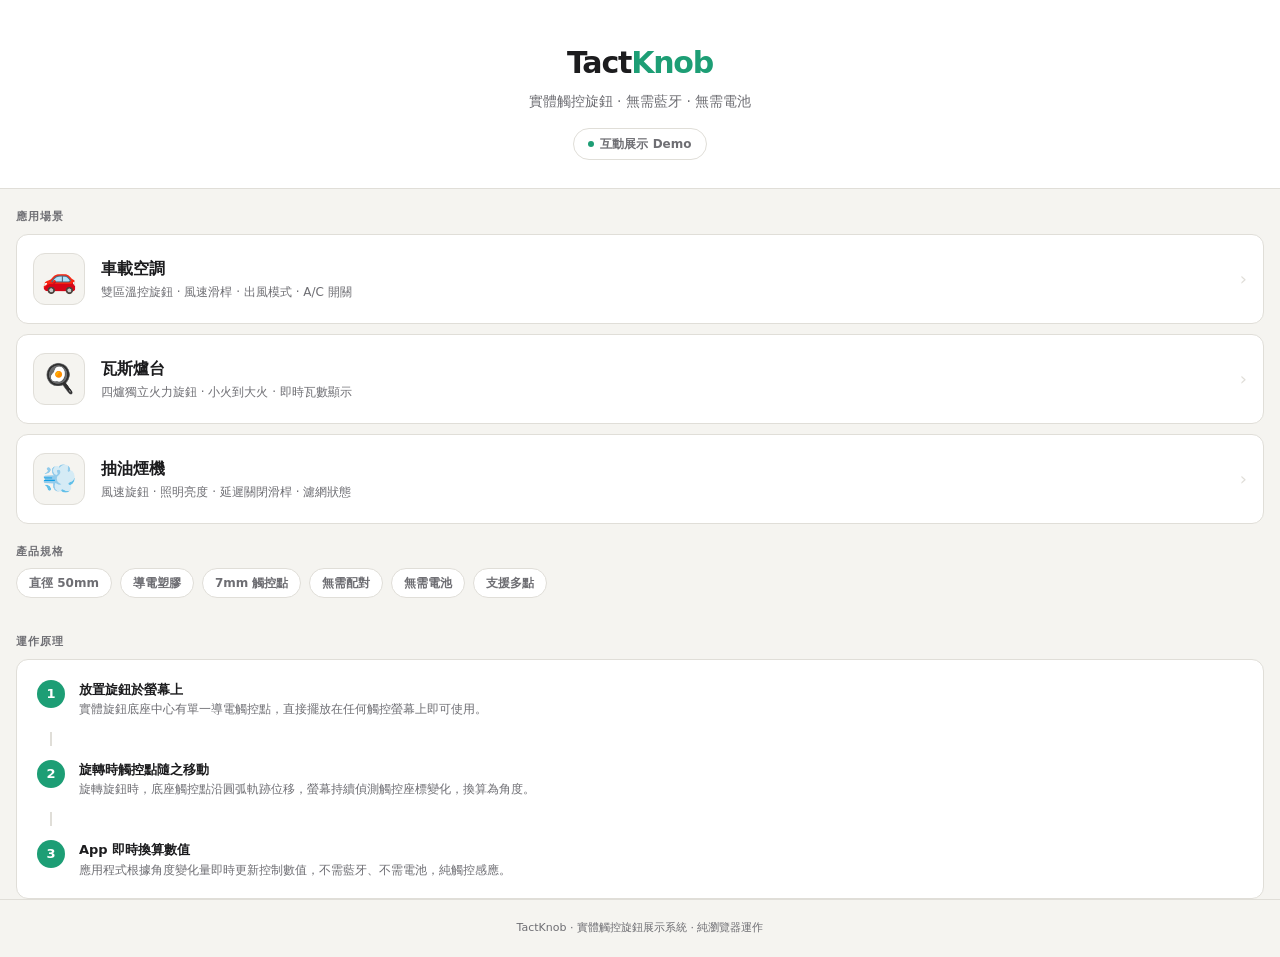
<file: index.html>
<!DOCTYPE html>
<html lang="zh-TW">
<head>
  <meta charset="UTF-8">
  <meta name="viewport" content="width=device-width, initial-scale=1.0, maximum-scale=1.0, user-scalable=no">
  <title>TactKnob — 實體觸控旋鈕展示</title>
  <link rel="stylesheet" href="css/style.css">
  <style>
    body {
      min-height: 100dvh;
      display: flex;
      flex-direction: column;
    }

    /* ── Hero ── */
    .hero {
      padding: 40px 24px 28px;
      text-align: center;
      background: var(--surface);
      border-bottom: 1px solid var(--border);
    }

    .brand {
      font-size: 30px;
      font-weight: 800;
      letter-spacing: -0.04em;
      color: var(--text);
    }

    .brand span {
      color: var(--accent);
    }

    .tagline {
      font-size: 14px;
      color: var(--text-2);
      margin-top: 6px;
      font-weight: 500;
    }

    .hero-badge {
      display: inline-flex;
      align-items: center;
      gap: 6px;
      margin-top: 16px;
      padding: 6px 14px;
      border: 1px solid var(--border);
      border-radius: 20px;
      font-size: 12px;
      font-weight: 600;
      color: var(--text-2);
    }

    .hero-badge .dot { width: 6px; height: 6px; border-radius: 50%; background: var(--accent); }

    /* ── Section heading ── */
    .section-heading {
      font-size: 11px;
      font-weight: 700;
      letter-spacing: 0.1em;
      text-transform: uppercase;
      color: var(--text-2);
      padding: 20px 16px 8px;
    }

    /* ── Scene cards ── */
    .scene-list {
      display: flex;
      flex-direction: column;
      gap: 10px;
      padding: 0 16px;
    }

    .scene-card {
      display: flex;
      align-items: center;
      gap: 16px;
      padding: 18px 16px;
      background: var(--surface);
      border: 1px solid var(--border);
      border-radius: var(--radius-card);
      text-decoration: none;
      color: var(--text);
      transition: border-color 0.15s, background 0.15s;
      touch-action: manipulation;
    }

    .scene-card:active {
      background: #EEEDEA;
      border-color: #C8C6C0;
    }

    .scene-icon {
      width: 52px;
      height: 52px;
      border-radius: 12px;
      background: var(--bg);
      display: flex;
      align-items: center;
      justify-content: center;
      font-size: 28px;
      flex-shrink: 0;
      border: 1px solid var(--border);
    }

    .scene-info { flex: 1; min-width: 0; }

    .scene-title {
      font-size: 16px;
      font-weight: 700;
    }

    .scene-desc {
      font-size: 12px;
      color: var(--text-2);
      margin-top: 3px;
      line-height: 1.4;
    }

    .scene-arrow {
      font-size: 18px;
      color: var(--border);
      flex-shrink: 0;
    }

    /* ── How it works ── */
    .how-section {
      margin: 0 16px;
      padding: 20px;
      background: var(--surface);
      border: 1px solid var(--border);
      border-radius: var(--radius-card);
    }

    .how-title {
      font-size: 14px;
      font-weight: 700;
      margin-bottom: 16px;
      color: var(--text);
    }

    .steps {
      display: flex;
      flex-direction: column;
      gap: 14px;
    }

    .step {
      display: flex;
      gap: 14px;
      align-items: flex-start;
    }

    .step-num {
      width: 28px;
      height: 28px;
      border-radius: 50%;
      background: var(--accent);
      color: #fff;
      font-size: 13px;
      font-weight: 800;
      display: flex;
      align-items: center;
      justify-content: center;
      flex-shrink: 0;
    }

    .step-content { flex: 1; }
    .step-title { font-size: 13px; font-weight: 700; }
    .step-desc  { font-size: 12px; color: var(--text-2); margin-top: 2px; line-height: 1.4; }

    .step-connector {
      width: 2px;
      height: 14px;
      background: var(--border);
      margin-left: 13px;
    }

    /* ── Spec chips ── */
    .spec-row {
      display: flex;
      flex-wrap: wrap;
      gap: 8px;
      padding: 0 16px 16px;
    }

    .spec-chip {
      padding: 5px 12px;
      border: 1px solid var(--border);
      border-radius: 20px;
      font-size: 12px;
      font-weight: 600;
      color: var(--text-2);
      background: var(--surface);
    }

    /* ── Footer ── */
    footer {
      margin-top: auto;
      padding: 20px 16px;
      text-align: center;
      font-size: 11px;
      color: var(--text-2);
      border-top: 1px solid var(--border);
    }
  </style>
</head>
<body>

  <!-- Hero -->
  <div class="hero">
    <div class="brand">Tact<span>Knob</span></div>
    <div class="tagline">實體觸控旋鈕 · 無需藍牙 · 無需電池</div>
    <div class="hero-badge">
      <span class="dot"></span>
      互動展示 Demo
    </div>
  </div>

  <!-- Scene selection -->
  <div class="section-heading">應用場景</div>
  <div class="scene-list">

    <a class="scene-card" href="scenes/ac.html">
      <div class="scene-icon">🚗</div>
      <div class="scene-info">
        <div class="scene-title">車載空調</div>
        <div class="scene-desc">雙區溫控旋鈕 · 風速滑桿 · 出風模式 · A/C 開關</div>
      </div>
      <span class="scene-arrow">›</span>
    </a>

    <a class="scene-card" href="scenes/stove.html">
      <div class="scene-icon">🍳</div>
      <div class="scene-info">
        <div class="scene-title">瓦斯爐台</div>
        <div class="scene-desc">四爐獨立火力旋鈕 · 小火到大火 · 即時瓦數顯示</div>
      </div>
      <span class="scene-arrow">›</span>
    </a>

    <a class="scene-card" href="scenes/hood.html">
      <div class="scene-icon">💨</div>
      <div class="scene-info">
        <div class="scene-title">抽油煙機</div>
        <div class="scene-desc">風速旋鈕 · 照明亮度 · 延遲關閉滑桿 · 濾網狀態</div>
      </div>
      <span class="scene-arrow">›</span>
    </a>

  </div>

  <!-- Spec chips -->
  <div class="section-heading">產品規格</div>
  <div class="spec-row">
    <span class="spec-chip">直徑 50mm</span>
    <span class="spec-chip">導電塑膠</span>
    <span class="spec-chip">7mm 觸控點</span>
    <span class="spec-chip">無需配對</span>
    <span class="spec-chip">無需電池</span>
    <span class="spec-chip">支援多點</span>
  </div>

  <!-- How it works -->
  <div class="section-heading">運作原理</div>
  <div class="how-section">
    <div class="steps">

      <div class="step">
        <div class="step-num">1</div>
        <div class="step-content">
          <div class="step-title">放置旋鈕於螢幕上</div>
          <div class="step-desc">實體旋鈕底座中心有單一導電觸控點，直接擺放在任何觸控螢幕上即可使用。</div>
        </div>
      </div>

      <div class="step-connector"></div>

      <div class="step">
        <div class="step-num">2</div>
        <div class="step-content">
          <div class="step-title">旋轉時觸控點隨之移動</div>
          <div class="step-desc">旋轉旋鈕時，底座觸控點沿圓弧軌跡位移，螢幕持續偵測觸控座標變化，換算為角度。</div>
        </div>
      </div>

      <div class="step-connector"></div>

      <div class="step">
        <div class="step-num">3</div>
        <div class="step-content">
          <div class="step-title">App 即時換算數值</div>
          <div class="step-desc">應用程式根據角度變化量即時更新控制數值，不需藍牙、不需電池，純觸控感應。</div>
        </div>
      </div>

    </div>
  </div>

  <footer>
    TactKnob · 實體觸控旋鈕展示系統 · 純瀏覽器運作
  </footer>

</body>
</html>
</file>
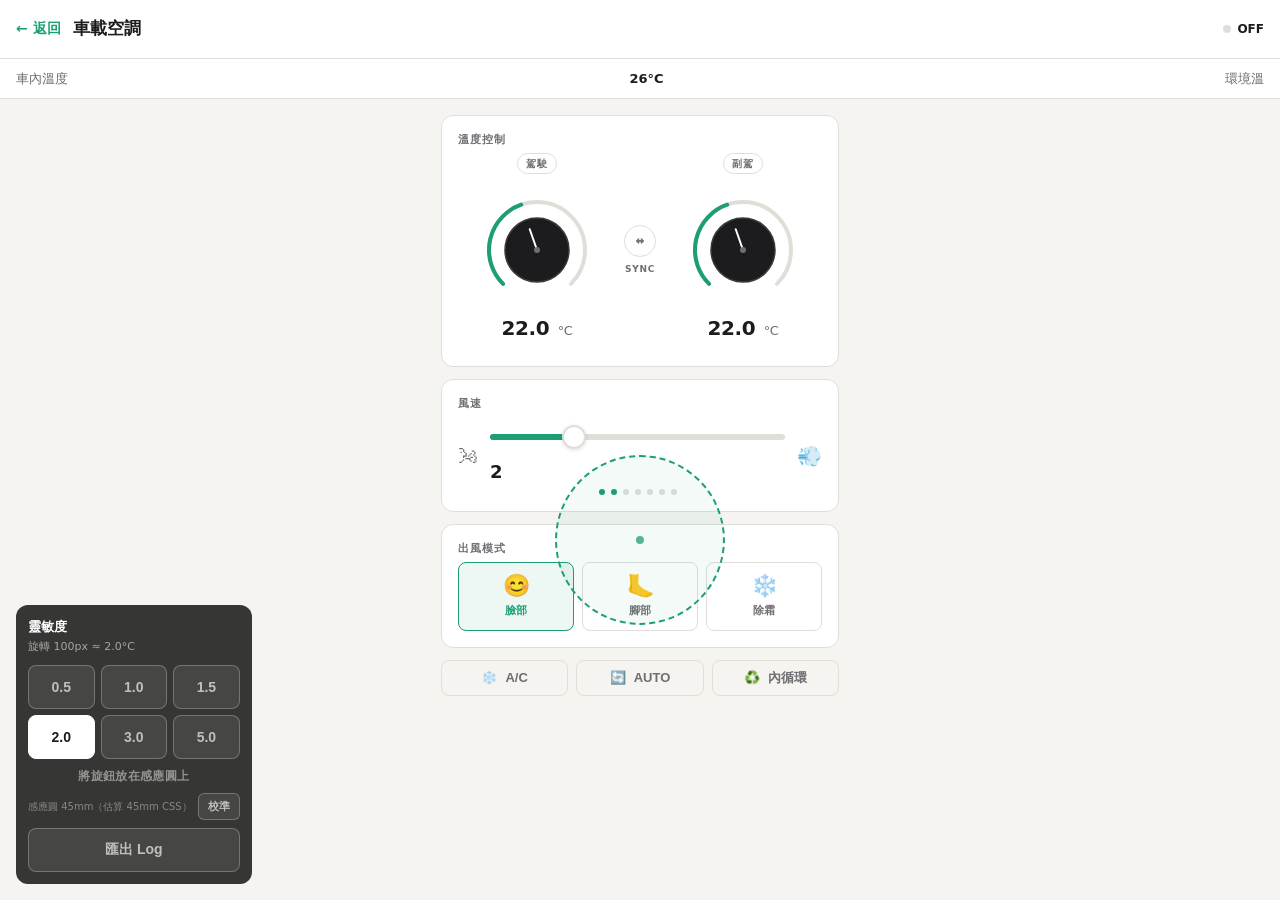
<file: scenes/ac.html>
<!DOCTYPE html>
<html lang="zh-TW">
<head>
  <meta charset="UTF-8">
  <meta name="viewport" content="width=device-width, initial-scale=1.0, maximum-scale=1.0, user-scalable=no">
  <title>車載空調 — TactKnob</title>
  <link rel="stylesheet" href="../css/style.css">
  <style>
    body { min-height: 100dvh; touch-action: none; }

    /* ── Ambient temp display ── */
    .ambient-bar {
      display: flex; align-items: center; justify-content: space-between;
      padding: 10px 16px;
      background: var(--surface); border-bottom: 1px solid var(--border);
      font-size: 13px; color: var(--text-2);
    }
    .ambient-bar strong { color: var(--text); font-weight: 700; }

    /* ── Dual knob row ── */
    .dual-knobs { display: grid; grid-template-columns: 1fr auto 1fr; gap: 0; align-items: center; }
    .zone-knob  { display: flex; flex-direction: column; align-items: center; }
    .zone-badge {
      font-size: 10px; font-weight: 700; letter-spacing: 0.1em; text-transform: uppercase;
      color: var(--text-2); padding: 2px 8px; border: 1px solid var(--border);
      border-radius: 20px; margin-bottom: 4px;
    }

    /* ── Sync button ── */
    .sync-col  { display: flex; flex-direction: column; align-items: center; gap: 6px; padding: 0 8px; }
    .sync-icon {
      width: 32px; height: 32px; border-radius: 50%; border: 1.5px solid var(--border);
      display: flex; align-items: center; justify-content: center;
      cursor: pointer; touch-action: manipulation; transition: all 0.15s; background: var(--surface);
    }
    .sync-icon.active { background: var(--accent); border-color: var(--accent); }
    .sync-icon svg    { width: 16px; height: 16px; }
    .sync-icon.active svg path { stroke: #fff; }
    .sync-label { font-size: 9px; font-weight: 700; letter-spacing: 0.08em; text-transform: uppercase; color: var(--text-2); }

    /* ── Fan speed ── */
    .fan-row { display: flex; align-items: center; gap: 12px; }
    .fan-icon { font-size: 20px; color: var(--text-2); }
    .fan-slider-wrap { flex: 1; }
    .fan-dots { display: flex; gap: 6px; justify-content: center; margin-top: 4px; }
    .fan-dot  { width: 6px; height: 6px; border-radius: 50%; background: var(--border); transition: background 0.15s; }
    .fan-dot.active { background: var(--accent); }

    /* ── Mode buttons ── */
    .mode-grid { display: grid; grid-template-columns: repeat(3, 1fr); gap: 8px; }
    .mode-btn {
      display: flex; flex-direction: column; align-items: center; gap: 6px;
      padding: 12px 8px; border: 1px solid var(--border); border-radius: var(--radius-btn);
      background: var(--surface); cursor: pointer; touch-action: manipulation;
      transition: all 0.15s; font-size: 11px; font-weight: 600; color: var(--text-2);
    }
    .mode-btn .mode-ico { font-size: 22px; line-height: 1; }
    .mode-btn.active { border-color: var(--accent); background: rgba(29,158,117,0.08); color: var(--accent); }

    /* ── Bottom toggles ── */
    .bottom-row { display: flex; gap: 8px; }
    .bottom-row .toggle-btn { flex: 1; justify-content: center; }

    /* ── AC status ── */
    .ac-status { display: flex; align-items: center; gap: 6px; font-size: 12px; font-weight: 600; }

    /* ── Target selection highlight ── */
    .zone-knob.target-selected { outline: 2px solid #1D9E75; border-radius: 12px; padding: 6px; }
    .card.target-selected { outline: 2px solid #1D9E75; }

    /* ── Sensitivity panel ── */
    #sensitivity-panel {
      position: fixed; bottom: 16px; left: 16px;
      background: rgba(0,0,0,0.78); color: #fff;
      padding: 12px; border-radius: 12px;
      z-index: 10000; pointer-events: auto; user-select: none; min-width: 180px;
    }
    .sens-title    { font-size: 13px; font-weight: 700; color: #fff; margin-bottom: 2px; }
    .sens-subtitle { font-size: 11px; color: rgba(255,255,255,0.55); margin-bottom: 10px; }
    .sens-grid     { display: grid; grid-template-columns: repeat(3, 1fr); gap: 6px; margin-bottom: 8px; }
    .sens-btn {
      min-height: 44px; border: 1.5px solid rgba(255,255,255,0.25); border-radius: 8px;
      background: rgba(255,255,255,0.08); color: rgba(255,255,255,0.65);
      font-size: 14px; font-weight: 600; cursor: pointer; touch-action: manipulation;
      transition: background 0.1s, color 0.1s, border-color 0.1s;
    }
    .sens-btn.active { background: #fff; color: #1C1C1E; border-color: #fff; }

    /* ── Zone status ── */
    #zone-status {
      font-size: 12px; color: rgba(255,255,255,0.45); text-align: center;
      margin-top: 4px; font-weight: 600; min-height: 16px; letter-spacing: 0.03em;
    }
    #zone-status.active { color: #1D9E75; }

    /* ── Circle size info row ── */
    #circle-size-row {
      display: flex; align-items: center; justify-content: space-between;
      margin-top: 8px; gap: 6px;
    }
    #circle-size-info { font-size: 10px; color: rgba(255,255,255,0.40); flex: 1; line-height: 1.3; }
    #circle-size-info.calibrated { color: #1D9E75; }
    #calib-open-btn { font-size: 11px; font-weight: 600; padding: 5px 9px; min-height: 0; border-radius: 6px; white-space: nowrap; }

    /* ── Sensing circle — pointer-events: none so it NEVER intercepts touches ── */
    #sensing-circle {
      position: fixed;
      border-radius: 50%;
      border: 2px dashed #1D9E75;
      background: rgba(29,158,117,0.05);
      z-index: 9000;
      pointer-events: none;    /* ← key: completely transparent to all input */
      user-select: none;
      box-sizing: border-box;
      display: flex; align-items: center; justify-content: center;
      transform: translate(-50%, -50%);
    }
    #sensing-dot { width: 8px; height: 8px; border-radius: 50%; background: #1D9E75; opacity: 0.75; }

    /* ── Calibration overlay ── */
    #calibration-overlay {
      position: fixed; inset: 0;
      background: rgba(0,0,0,0.78);
      z-index: 20000;
      display: none;
      touch-action: none;
    }
    #calibration-overlay.visible { display: block; }

    /* Calibration circle — absolutely positioned, draggable */
    #calib-circle {
      position: absolute;
      transform: translate(-50%, -50%);
      border-radius: 50%;
      border: 2px dashed #1D9E75;
      background: rgba(29,158,117,0.10);
      display: flex; align-items: center; justify-content: center;
      cursor: grab; touch-action: none;
      box-sizing: border-box;
    }
    #calib-circle.dragging { cursor: grabbing; background: rgba(29,158,117,0.20); border-color: #22d39a; }
    #calib-circle-dot { width: 8px; height: 8px; border-radius: 50%; background: #1D9E75; opacity: 0.75; pointer-events: none; }

    /* Control panel anchored to bottom */
    #calib-panel {
      position: absolute; bottom: 24px; left: 50%; transform: translateX(-50%);
      background: rgba(0,0,0,0.88); border-radius: 16px;
      padding: 16px 20px; min-width: 260px;
      display: flex; flex-direction: column; align-items: center; gap: 12px;
      touch-action: manipulation;
    }
    #calib-title       { font-size: 14px; font-weight: 700; color: #fff; }
    #calib-instructions { font-size: 12px; color: rgba(255,255,255,0.55); text-align: center; line-height: 1.5; }

    /* Direction pad */
    #calib-dir-grid {
      display: grid; grid-template-columns: repeat(3, 44px); grid-template-rows: repeat(3, 44px); gap: 4px;
    }
    .calib-dir-btn {
      width: 44px; height: 44px; border-radius: 8px;
      border: 1.5px solid rgba(255,255,255,0.22); background: rgba(255,255,255,0.08);
      color: #fff; font-size: 18px; cursor: pointer; touch-action: manipulation;
      display: flex; align-items: center; justify-content: center; user-select: none;
    }
    .calib-dir-btn:active { background: rgba(255,255,255,0.18); }
    #calib-dir-center { display: flex; align-items: center; justify-content: center; }

    /* Size controls */
    #calib-size-row { display: flex; align-items: center; gap: 16px; }
    .calib-adj-btn {
      width: 48px; height: 48px; border-radius: 50%;
      border: 1.5px solid rgba(255,255,255,0.25); background: rgba(255,255,255,0.08);
      color: #fff; font-size: 26px; cursor: pointer; touch-action: manipulation;
      display: flex; align-items: center; justify-content: center; user-select: none;
    }
    .calib-adj-btn:active { background: rgba(255,255,255,0.2); }
    #calib-size-display { color: rgba(255,255,255,0.55); font-size: 12px; min-width: 80px; text-align: center; line-height: 1.4; }

    /* Confirm / Cancel */
    #calib-action-row { display: flex; align-items: center; gap: 12px; }
    #calib-confirm {
      background: #1D9E75; color: #fff; border: none;
      border-radius: 10px; padding: 11px 28px;
      font-size: 14px; font-weight: 700; cursor: pointer; touch-action: manipulation;
    }
    #calib-cancel {
      background: transparent; color: rgba(255,255,255,0.4); border: none;
      font-size: 13px; cursor: pointer; touch-action: manipulation; padding: 8px 12px;
    }
  </style>
</head>
<body>
  <header class="page-header">
    <a href="../index.html">← 返回</a>
    <h1>車載空調</h1>
    <div class="ac-status">
      <span class="led" id="acLed"></span>
      <span id="acStatusText">OFF</span>
    </div>
  </header>

  <div class="ambient-bar">
    <span>車內溫度</span>
    <strong id="ambientTemp">26°C</strong>
    <span>環境溫</span>
  </div>

  <div class="scene-body">

    <div class="card">
      <div class="section-label">溫度控制</div>
      <div class="dual-knobs">
        <div class="zone-knob" id="zoneDriver">
          <div class="zone-badge">駕駛</div>
          <div id="knobDriver"></div>
        </div>
        <div class="sync-col">
          <div class="sync-icon" id="syncBtn">
            <svg viewBox="0 0 24 24" fill="none">
              <path d="M8 12h8M14 9l3 3-3 3" stroke="#6E6E73" stroke-width="2" stroke-linecap="round" stroke-linejoin="round"/>
              <path d="M16 12h-8M10 15l-3-3 3-3" stroke="#6E6E73" stroke-width="2" stroke-linecap="round" stroke-linejoin="round"/>
            </svg>
          </div>
          <div class="sync-label">SYNC</div>
        </div>
        <div class="zone-knob" id="zonePassenger">
          <div class="zone-badge">副駕</div>
          <div id="knobPassenger"></div>
        </div>
      </div>
    </div>

    <div class="card" id="cardFan">
      <div class="section-label">風速</div>
      <div class="fan-row">
        <span class="fan-icon">🌬</span>
        <div class="fan-slider-wrap">
          <div id="sliderFan"></div>
          <div class="fan-dots" id="fanDots"></div>
        </div>
        <span class="fan-icon">💨</span>
      </div>
    </div>

    <div class="card">
      <div class="section-label">出風模式</div>
      <div class="mode-grid">
        <button class="mode-btn active" data-mode="face"><span class="mode-ico">😊</span>臉部</button>
        <button class="mode-btn" data-mode="feet"><span class="mode-ico">🦶</span>腳部</button>
        <button class="mode-btn" data-mode="defrost"><span class="mode-ico">❄️</span>除霜</button>
      </div>
    </div>

    <div class="bottom-row">
      <button class="toggle-btn" id="acBtn"><span>❄️</span> A/C</button>
      <button class="toggle-btn" id="autoBtn"><span>🔄</span> AUTO</button>
      <button class="toggle-btn" id="recirc"><span>♻️</span> 內循環</button>
    </div>

  </div>

  <!-- Sensing circle: pointer-events none, purely visual -->
  <div id="sensing-circle">
    <div id="sensing-dot"></div>
  </div>

  <!-- Sensitivity panel -->
  <div id="sensitivity-panel">
    <div class="sens-title">靈敏度</div>
    <div class="sens-subtitle" id="sens-subtitle">旋轉 100px ≈ --°C</div>
    <div class="sens-grid">
      <button class="sens-btn" data-val="0.5">0.5</button>
      <button class="sens-btn" data-val="1.0">1.0</button>
      <button class="sens-btn" data-val="1.5">1.5</button>
      <button class="sens-btn" data-val="2.0">2.0</button>
      <button class="sens-btn" data-val="3.0">3.0</button>
      <button class="sens-btn" data-val="5.0">5.0</button>
    </div>
    <div id="zone-status">將旋鈕放在感應圓上</div>
    <div id="circle-size-row">
      <div id="circle-size-info">感應圓 45mm（估算）</div>
      <button class="sens-btn" id="calib-open-btn">校準</button>
    </div>
    <button id="export-log-btn" class="sens-btn" style="width:100%;margin-top:8px;">匯出 Log</button>
  </div>

  <!-- Calibration overlay -->
  <div id="calibration-overlay">
    <!-- Circle floats freely over the overlay -->
    <div id="calib-circle"><div id="calib-circle-dot"></div></div>

    <!-- Control panel at bottom -->
    <div id="calib-panel">
      <div id="calib-title">感應圓校準</div>
      <div id="calib-instructions">拖動圓形對準旋鈕位置<br>調整大小直到吻合後確認</div>

      <!-- Direction pad -->
      <div id="calib-dir-grid">
        <div></div>
        <button class="calib-dir-btn" data-dx="0"   data-dy="-10">↑</button>
        <div></div>
        <button class="calib-dir-btn" data-dx="-10" data-dy="0">←</button>
        <div id="calib-dir-center">✛</div>
        <button class="calib-dir-btn" data-dx="10"  data-dy="0">→</button>
        <div></div>
        <button class="calib-dir-btn" data-dx="0"   data-dy="10">↓</button>
        <div></div>
      </div>

      <!-- Size controls -->
      <div id="calib-size-row">
        <button class="calib-adj-btn" id="calib-minus">－</button>
        <div id="calib-size-display">— px<br>—</div>
        <button class="calib-adj-btn" id="calib-plus">＋</button>
      </div>

      <div id="calib-action-row">
        <button id="calib-confirm">確認</button>
        <button id="calib-cancel">取消</button>
      </div>
    </div>
  </div>


  <script src="../js/utils.js"></script>
  <script src="../js/knob.js"></script>
  <script src="../js/slider.js"></script>
  <script>
    // ── State ──────────────────────────────────────────────────────────────────
    let syncMode = false, acOn = false, autoOn = false, recircOn = false;
    let currentMode = 'face';
    const FAN_MAX = 7;

    // ── Circle size: estimate & calibration ───────────────────────────────────
    const TARGET_MM     = 45;
    const CSS_PX_PER_MM = 96 / 25.4;

    function estimateCirclePx() {
      const dpr       = window.devicePixelRatio || 1;
      const zoomRatio = window.screen.width / window.innerWidth;
      return TARGET_MM * CSS_PX_PER_MM * dpr / zoomRatio;
    }

    let circleDiamPx;
    let isCalibrated = false;

    {
      const s = localStorage.getItem('knobSizePx');
      if (s) { circleDiamPx = parseFloat(s); isCalibrated = true; }
      else    { circleDiamPx = estimateCirclePx(); }
    }

    // ── Circle position ────────────────────────────────────────────────────────
    let cx, cy;
    {
      const sx = localStorage.getItem('knobPosX');
      const sy = localStorage.getItem('knobPosY');
      cx = sx ? parseFloat(sx) : window.innerWidth  * 0.5;
      cy = sy ? parseFloat(sy) : window.innerHeight * 0.6;
    }

    // Ring detection bounds (proportional to calibrated diameter)
    let RING_MIN_PX = 8  * circleDiamPx / TARGET_MM;
    let RING_MAX_PX = 25 * circleDiamPx / TARGET_MM;

    // ── Sensing circle DOM ─────────────────────────────────────────────────────
    const circleEl = document.getElementById('sensing-circle');

    function applyCircleSize(px) {
      circleDiamPx = px;
      RING_MIN_PX  = 8  * px / TARGET_MM;
      RING_MAX_PX  = 25 * px / TARGET_MM;
      circleEl.style.width  = px + 'px';
      circleEl.style.height = px + 'px';
      updateCircleSizeInfo();
    }

    function applyCirclePos(x, y) {
      cx = x; cy = y;
      circleEl.style.left = x + 'px';
      circleEl.style.top  = y + 'px';
    }

    function updateCircleSizeInfo() {
      const el = document.getElementById('circle-size-info');
      const displayMm = (circleDiamPx / CSS_PX_PER_MM).toFixed(0);
      if (isCalibrated) {
        el.textContent = `感應圓 ${TARGET_MM}mm（已校準）`;
        el.className = 'calibrated';
      } else {
        el.textContent = `感應圓 ${TARGET_MM}mm（估算 ${displayMm}mm CSS）`;
        el.className = '';
      }
    }

    // Apply initial size and position
    applyCircleSize(circleDiamPx);
    applyCirclePos(cx, cy);

    // ── Knobs ──────────────────────────────────────────────────────────────────
    const driverKnob = new TactKnob('#knobDriver', {
      min: 16, max: 30, value: 22, step: 0.5, label: '', unit: '°C',
      formatValue: v => v.toFixed(1),
      onChange(val) { if (syncMode) passengerKnob.setValue(val, true); updateStatus(); }
    });
    const passengerKnob = new TactKnob('#knobPassenger', {
      min: 16, max: 30, value: 22, step: 0.5, label: '', unit: '°C',
      formatValue: v => v.toFixed(1),
      onChange(val) { if (syncMode) driverKnob.setValue(val, true); updateStatus(); }
    });

    // ── Fan slider ─────────────────────────────────────────────────────────────
    const fanSlider = new TactSlider('#sliderFan', {
      min: 0, max: FAN_MAX, value: 2, step: 1, label: '',
      formatValue: v => v === 0 ? 'OFF' : `${Math.round(v)}`,
      onChange: updateFanDots
    });
    const fanDotsEl = document.getElementById('fanDots');
    for (let i = 1; i <= FAN_MAX; i++) {
      const d = document.createElement('div');
      d.className = 'fan-dot'; d.dataset.step = i;
      fanDotsEl.appendChild(d);
    }
    function updateFanDots(val) {
      fanDotsEl.querySelectorAll('.fan-dot').forEach(d =>
        d.classList.toggle('active', parseInt(d.dataset.step) <= val));
    }
    updateFanDots(2);

    // ── Sync ──────────────────────────────────────────────────────────────────
    document.getElementById('syncBtn').addEventListener('pointerdown', function(e) {
      e.preventDefault();
      syncMode = !syncMode;
      this.classList.toggle('active', syncMode);
      if (syncMode) passengerKnob.setValue(driverKnob.value, false);
    });

    // ── Mode buttons ───────────────────────────────────────────────────────────
    document.querySelectorAll('.mode-btn').forEach(btn => {
      btn.addEventListener('pointerdown', function(e) {
        e.preventDefault();
        document.querySelectorAll('.mode-btn').forEach(b => b.classList.remove('active'));
        this.classList.add('active'); currentMode = this.dataset.mode; vibrate(8);
      });
    });

    // ── Toggle buttons ─────────────────────────────────────────────────────────
    document.getElementById('acBtn').addEventListener('pointerdown', function(e) {
      e.preventDefault(); acOn = !acOn; this.classList.toggle('active', acOn); updateStatus();
    });
    document.getElementById('autoBtn').addEventListener('pointerdown', function(e) {
      e.preventDefault(); autoOn = !autoOn; this.classList.toggle('active', autoOn); vibrate(8);
    });
    document.getElementById('recirc').addEventListener('pointerdown', function(e) {
      e.preventDefault(); recircOn = !recircOn; this.classList.toggle('active', recircOn); vibrate(8);
    });

    // ── Status LED ────────────────────────────────────────────────────────────
    function updateStatus() {
      const led  = document.getElementById('acLed');
      const text = document.getElementById('acStatusText');
      if (acOn) { led.className = 'led on'; text.textContent = `A/C ${driverKnob.value.toFixed(1)}°`; }
      else       { led.className = 'led';    text.textContent = 'OFF'; }
    }

    // ── Active target selection ───────────────────────────────────────────────
    const zoneStatus = document.getElementById('zone-status');
    let activeTarget = null;

    function updateZoneStatusPanel() {
      if (!gesture.active || activeTarget === null) {
        zoneStatus.className = ''; zoneStatus.textContent = '將旋鈕放在感應圓上'; return;
      }
      zoneStatus.className = 'active';
      if      (activeTarget === 'driver')    zoneStatus.textContent = `● 駕駛  ${driverKnob.value.toFixed(1)}°C`;
      else if (activeTarget === 'passenger') zoneStatus.textContent = `● 副駕  ${passengerKnob.value.toFixed(1)}°C`;
      else if (activeTarget === 'fan')       zoneStatus.textContent = `● 風速  ${fanSlider.value} / ${FAN_MAX}`;
    }

    function setActiveTarget(target) {
      if (target !== activeTarget) {
        gesture.accValue    = target === 'driver'    ? driverKnob.value
                            : target === 'passenger' ? passengerKnob.value : 0;
        gesture.fanAccValue = target === 'fan' ? fanSlider.value : 0;
      }
      activeTarget = target;
      document.getElementById('zoneDriver').classList.toggle('target-selected',    target === 'driver');
      document.getElementById('zonePassenger').classList.toggle('target-selected', target === 'passenger');
      document.getElementById('cardFan').classList.toggle('target-selected',       target === 'fan');
      updateZoneStatusPanel(); vibrate(8);
    }

    document.getElementById('zoneDriver').addEventListener('pointerdown',    () => setActiveTarget('driver'));
    document.getElementById('zonePassenger').addEventListener('pointerdown', () => setActiveTarget('passenger'));
    document.getElementById('cardFan').addEventListener('pointerdown',       () => setActiveTarget('fan'));

    // ── Calibration overlay ───────────────────────────────────────────────────
    const calibOverlay  = document.getElementById('calibration-overlay');
    const calibCircleEl = document.getElementById('calib-circle');
    const calibSizeDisp = document.getElementById('calib-size-display');

    let calibCurrentPx = circleDiamPx;
    let calibCurrentX  = cx;
    let calibCurrentY  = cy;
    let calibAdjTimer  = null;

    function updateCalibDisplay() {
      const mm = (calibCurrentPx / CSS_PX_PER_MM).toFixed(1);
      calibSizeDisp.innerHTML = `${Math.round(calibCurrentPx)} px<br>${mm} mm CSS`;
      calibCircleEl.style.width  = calibCurrentPx + 'px';
      calibCircleEl.style.height = calibCurrentPx + 'px';
    }

    function stopAdj() { clearInterval(calibAdjTimer); calibAdjTimer = null; }

    // Size adjust buttons
    function adjustCalibSize(delta) {
      calibCurrentPx = Math.max(40, Math.min(600, calibCurrentPx + delta));
      updateCalibDisplay();
    }
    document.getElementById('calib-minus').addEventListener('pointerdown', e => {
      e.stopPropagation(); adjustCalibSize(-2);
      calibAdjTimer = setInterval(() => adjustCalibSize(-2), 80);
    });
    document.getElementById('calib-plus').addEventListener('pointerdown', e => {
      e.stopPropagation(); adjustCalibSize(+2);
      calibAdjTimer = setInterval(() => adjustCalibSize(+2), 80);
    });

    // Direction buttons (move circle 10px, hold-to-repeat)
    function moveCalibPos(dx, dy) {
      calibCurrentX = Math.max(0, Math.min(window.innerWidth,  calibCurrentX + dx));
      calibCurrentY = Math.max(0, Math.min(window.innerHeight, calibCurrentY + dy));
      calibCircleEl.style.left = calibCurrentX + 'px';
      calibCircleEl.style.top  = calibCurrentY + 'px';
    }
    document.querySelectorAll('.calib-dir-btn').forEach(btn => {
      const dx = +btn.dataset.dx, dy = +btn.dataset.dy;
      btn.addEventListener('pointerdown', e => {
        e.stopPropagation(); moveCalibPos(dx, dy);
        calibAdjTimer = setInterval(() => moveCalibPos(dx, dy), 100);
      });
    });

    // Stop all repeating adjustments on pointerup anywhere in overlay
    calibOverlay.addEventListener('pointerup',     stopAdj);
    calibOverlay.addEventListener('pointercancel', stopAdj);

    // Calibration circle drag
    let calibDragPid = null, calibDragStartX = 0, calibDragStartY = 0;
    let calibDragOrigX = 0, calibDragOrigY = 0;

    calibCircleEl.addEventListener('pointerdown', e => {
      e.stopPropagation();
      calibDragPid    = e.pointerId;
      calibDragStartX = e.clientX; calibDragStartY = e.clientY;
      calibDragOrigX  = calibCurrentX; calibDragOrigY = calibCurrentY;
      calibCircleEl.setPointerCapture(calibDragPid);
      calibCircleEl.classList.add('dragging');
    });
    calibCircleEl.addEventListener('pointermove', e => {
      if (e.pointerId !== calibDragPid) return;
      e.stopPropagation();
      calibCurrentX = Math.max(0, Math.min(window.innerWidth,  calibDragOrigX + e.clientX - calibDragStartX));
      calibCurrentY = Math.max(0, Math.min(window.innerHeight, calibDragOrigY + e.clientY - calibDragStartY));
      calibCircleEl.style.left = calibCurrentX + 'px';
      calibCircleEl.style.top  = calibCurrentY + 'px';
    });
    calibCircleEl.addEventListener('pointerup', e => {
      if (e.pointerId !== calibDragPid) return;
      e.stopPropagation(); calibDragPid = null;
      calibCircleEl.classList.remove('dragging');
    });
    calibCircleEl.addEventListener('pointercancel', e => {
      calibDragPid = null; calibCircleEl.classList.remove('dragging');
    });

    // Open calibration
    document.getElementById('calib-open-btn').addEventListener('pointerdown', e => {
      e.stopPropagation();
      calibCurrentPx = circleDiamPx;
      calibCurrentX  = cx; calibCurrentY = cy;
      calibCircleEl.style.left = calibCurrentX + 'px';
      calibCircleEl.style.top  = calibCurrentY + 'px';
      updateCalibDisplay();
      calibOverlay.classList.add('visible');
    });

    // Confirm: save size + position
    document.getElementById('calib-confirm').addEventListener('pointerdown', e => {
      e.stopPropagation(); stopAdj();
      isCalibrated = true;
      localStorage.setItem('knobSizePx', calibCurrentPx.toFixed(2));
      localStorage.setItem('knobPosX',   calibCurrentX.toFixed(2));
      localStorage.setItem('knobPosY',   calibCurrentY.toFixed(2));
      applyCircleSize(calibCurrentPx);
      applyCirclePos(calibCurrentX, calibCurrentY);
      calibOverlay.classList.remove('visible');
    });

    // Cancel
    document.getElementById('calib-cancel').addEventListener('pointerdown', e => {
      e.stopPropagation(); stopAdj();
      calibOverlay.classList.remove('visible');
    });

    // Block underlying gesture events while overlay is open
    calibOverlay.addEventListener('touchstart', e => e.stopPropagation(), { passive: false });
    calibOverlay.addEventListener('mousedown',  e => e.stopPropagation());

    // ── Gesture log ───────────────────────────────────────────────────────────
    let SENSITIVITY = 2.0;
    window.gestureLog = [];
    const LOG_MAX = 500;
    function logPush(entry) {
      window.gestureLog.push(entry);
      if (window.gestureLog.length > LOG_MAX) window.gestureLog.shift();
    }

    // ── Gesture tracking ──────────────────────────────────────────────────────
    let gesture = { active: false, pointerId: null, lastX: 0, lastY: 0, accValue: 0, fanAccValue: 0, startT: 0 };

    function gestureStart(x, y, pid) {
      if (gesture.active) return;
      if (calibOverlay.classList.contains('visible')) return;
      const dx = x - cx, dy = y - cy;
      const dist = Math.sqrt(dx * dx + dy * dy);
      if (dist < RING_MIN_PX || dist > RING_MAX_PX) return;

      gesture = {
        active: true, pointerId: pid, lastX: x, lastY: y,
        accValue:    activeTarget === 'driver'    ? driverKnob.value
                   : activeTarget === 'passenger' ? passengerKnob.value : gesture.accValue,
        fanAccValue: activeTarget === 'fan' ? fanSlider.value : gesture.fanAccValue,
        startT: performance.now(),
      };
      updateZoneStatusPanel();
      logPush({ event: 'start', t: 0, x, y, activeTarget, cx: +cx.toFixed(1), cy: +cy.toFixed(1) });
    }

    function gestureMove(x, y, pid) {
      if (!gesture.active || pid !== gesture.pointerId) return;

      const vx2  = x - gesture.lastX;
      const vy2  = y - gesture.lastY;
      const dist = Math.sqrt(vx2 * vx2 + vy2 * vy2);
      gesture.lastX = x; gesture.lastY = y;
      if (dist < 1 || activeTarget === null) return;

      const vx1   = (x - vx2) - cx;
      const vy1   = (y - vy2) - cy;
      const cross = vx1 * vy2 - vy1 * vx2;
      const sign  = cross > 0 ? 1 : -1;

      if (activeTarget === 'driver' || activeTarget === 'passenger') {
        const knob = activeTarget === 'driver' ? driverKnob : passengerKnob;
        gesture.accValue = clamp(gesture.accValue + sign * dist * SENSITIVITY / 100, knob.min, knob.max);
        knob.setValue(gesture.accValue);
        updateZoneStatusPanel();
        logPush({
          phase: 'tracking', activeTarget,
          t: +(performance.now() - gesture.startT).toFixed(1),
          x: +x.toFixed(1), y: +y.toFixed(1),
          cx: +cx.toFixed(1), cy: +cy.toFixed(1),
          dist: +dist.toFixed(2), cross: +cross.toFixed(2),
          tempDelta: +(sign * dist * SENSITIVITY / 100).toFixed(4),
          accValue: +gesture.accValue.toFixed(2),
        });
      } else if (activeTarget === 'fan') {
        gesture.fanAccValue = clamp(gesture.fanAccValue + sign * dist * SENSITIVITY / 100 * (7 / 14), 1, FAN_MAX);
        fanSlider.setValue(Math.round(gesture.fanAccValue));
        updateZoneStatusPanel();
        logPush({
          phase: 'tracking', activeTarget: 'fan',
          t: +(performance.now() - gesture.startT).toFixed(1),
          x: +x.toFixed(1), y: +y.toFixed(1),
          dist: +dist.toFixed(2), cross: +cross.toFixed(2),
          fanAccValue: +gesture.fanAccValue.toFixed(2), fanValue: fanSlider.value,
        });
      }
    }

    function gestureEnd(pid) {
      if (!gesture.active || pid !== gesture.pointerId) return;
      logPush({ event: 'end', t: +(performance.now() - gesture.startT).toFixed(1), activeTarget, accValue: +gesture.accValue.toFixed(2) });
      gesture.active = false; gesture.lastX = 0; gesture.lastY = 0;
      updateZoneStatusPanel();
    }

    // Pointer events — touch & stylus
    document.addEventListener('pointerdown',   e => { if (e.pointerType !== 'mouse') gestureStart(e.clientX, e.clientY, e.pointerId); });
    document.addEventListener('pointermove',   e => { if (e.pointerType !== 'mouse') gestureMove (e.clientX, e.clientY, e.pointerId); });
    document.addEventListener('pointerup',     e => { if (e.pointerType !== 'mouse') gestureEnd  (e.pointerId); });
    document.addEventListener('pointercancel', e => { if (e.pointerType !== 'mouse') gestureEnd  (e.pointerId); });

    // Mouse events — desktop testing
    document.addEventListener('mousedown', e => { if (e.button === 0) gestureStart(e.clientX, e.clientY, 'mouse'); });
    document.addEventListener('mousemove', e => {                      gestureMove (e.clientX, e.clientY, 'mouse'); });
    document.addEventListener('mouseup',   e => { if (e.button === 0) gestureEnd  ('mouse'); });

    // Touch events — Surface / Android
    document.addEventListener('touchstart', e => {
      e.preventDefault();
      const t = e.touches[0]; gestureStart(t.clientX, t.clientY, 'touch');
    }, { passive: false });
    document.addEventListener('touchmove', e => {
      e.preventDefault();
      const t = e.touches[0]; gestureMove(t.clientX, t.clientY, 'touch');
    }, { passive: false });
    document.addEventListener('touchend',    e => gestureEnd('touch'));
    document.addEventListener('touchcancel', e => gestureEnd('touch'));

    // ── Sensitivity buttons ───────────────────────────────────────────────────
    function updateSensitivityUI() {
      document.getElementById('sens-subtitle').textContent = `旋轉 100px ≈ ${SENSITIVITY.toFixed(1)}°C`;
      document.querySelectorAll('.sens-btn').forEach(btn =>
        btn.classList.toggle('active', parseFloat(btn.dataset.val) === SENSITIVITY));
    }
    document.querySelectorAll('.sens-btn').forEach(btn => {
      btn.addEventListener('pointerdown', e => {
        e.stopPropagation();
        if (btn.dataset.val) SENSITIVITY = parseFloat(btn.dataset.val);
        updateSensitivityUI();
      });
    });

    // ── Export log ────────────────────────────────────────────────────────────
    document.getElementById('export-log-btn').addEventListener('pointerdown', e => {
      e.stopPropagation();
      const log = window.gestureLog;
      const moves    = log.filter(r => !r.event);
      const starts   = log.filter(r => r.event === 'start').length;
      const posCount = moves.filter(r => r.cross > 0).length;
      const negCount = moves.filter(r => r.cross < 0).length;
      const dists    = moves.map(r => r.dist);
      const avgDist  = dists.length ? (dists.reduce((a, b) => a + b, 0) / dists.length).toFixed(2) : 0;
      const temps    = moves.map(r => r.accValue);
      const tempMin  = temps.length ? Math.min(...temps).toFixed(1) : '—';
      const tempMax  = temps.length ? Math.max(...temps).toFixed(1) : '—';
      console.log(
        `[TactKnob Log] 總筆數=${log.length}  操作次數=${starts}  平均dist=${avgDist}px` +
        `  cross正=${posCount} 負=${negCount}(${posCount+negCount ? ((posCount/(posCount+negCount))*100).toFixed(0) : 0}%順時針)` +
        `  溫度範圍=${tempMin}~${tempMax}°C`
      );
      const blob = new Blob([JSON.stringify(log, null, 2)], { type: 'application/json' });
      const a = document.createElement('a'); a.href = URL.createObjectURL(blob);
      a.download = 'tactknob-log.json'; a.click(); URL.revokeObjectURL(a.href);
    });

    // Prevent panel touches from triggering gesture tracking
    const panel = document.getElementById('sensitivity-panel');
    panel.addEventListener('touchstart', e => e.stopPropagation(), { passive: false });
    panel.addEventListener('mousedown',  e => e.stopPropagation());

    // ── Init ──────────────────────────────────────────────────────────────────
    updateSensitivityUI();
    updateZoneStatusPanel();
    updateCircleSizeInfo();

    // ── Simulate ambient temp drift ────────────────────────────────────────────
    let ambientBase = 26;
    setInterval(() => {
      ambientBase += (Math.random() - 0.5) * 0.2;
      ambientBase = Math.max(20, Math.min(35, ambientBase));
      document.getElementById('ambientTemp').textContent = ambientBase.toFixed(1) + '°C';
    }, 3000);
  </script>
</body>
</html>
</file>
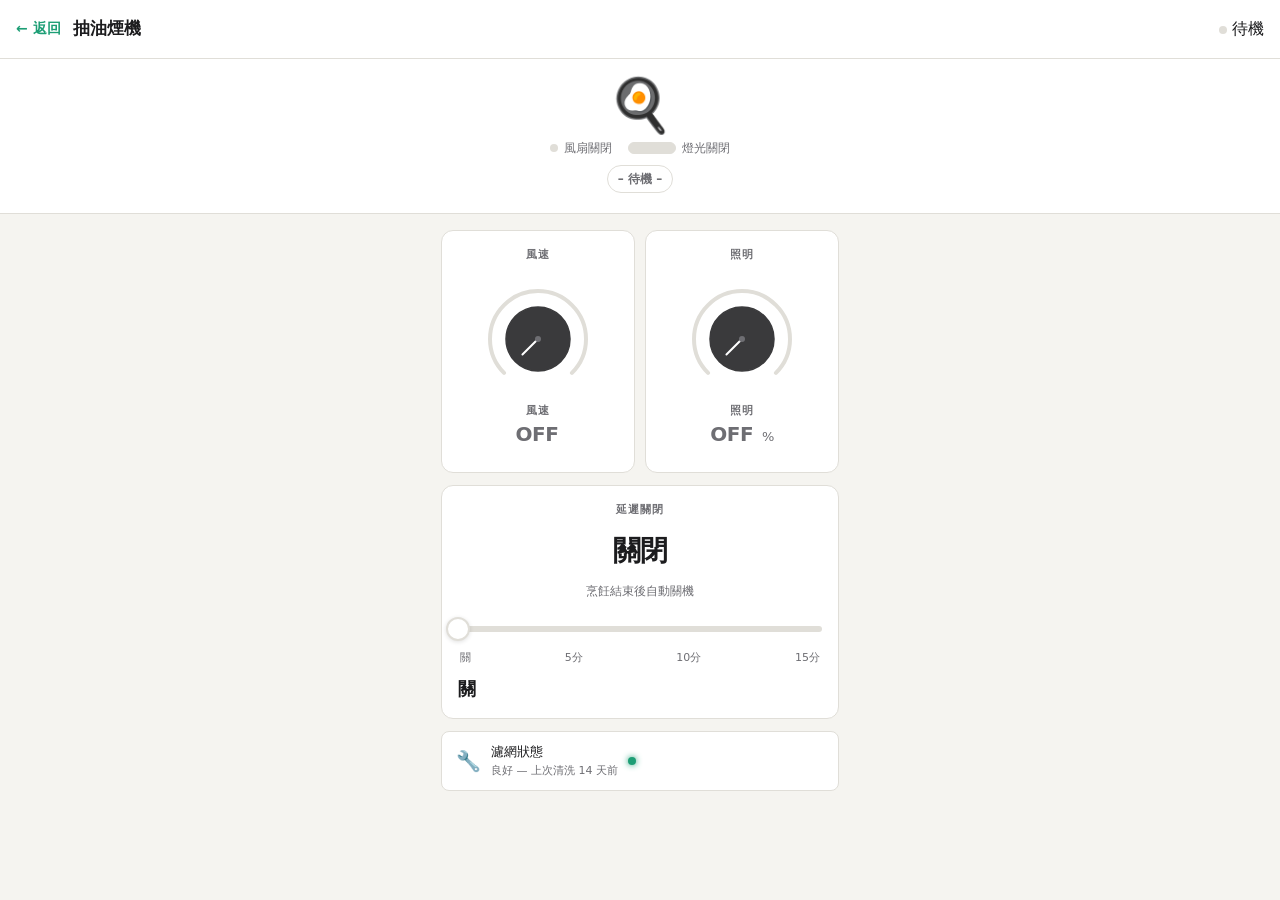
<file: scenes/hood.html>
<!DOCTYPE html>
<html lang="zh-TW">
<head>
  <meta charset="UTF-8">
  <meta name="viewport" content="width=device-width, initial-scale=1.0, maximum-scale=1.0, user-scalable=no">
  <title>抽油煙機 — TactKnob</title>
  <link rel="stylesheet" href="../css/style.css">
  <style>
    body { min-height: 100dvh; }

    /* ── Hood visual ── */
    .hood-visual {
      display: flex;
      flex-direction: column;
      align-items: center;
      justify-content: center;
      padding: 20px;
      gap: 8px;
      background: var(--surface);
      border-bottom: 1px solid var(--border);
    }

    .hood-icon {
      font-size: 52px;
      line-height: 1;
      transition: filter 0.3s;
    }
    .hood-icon.on { filter: drop-shadow(0 0 8px rgba(29,158,117,0.5)); }

    .hood-indicators {
      display: flex;
      gap: 16px;
      align-items: center;
    }

    .indicator-item {
      display: flex;
      align-items: center;
      gap: 6px;
      font-size: 12px;
      color: var(--text-2);
      font-weight: 500;
    }

    /* ── Brightness preview ── */
    .light-preview {
      width: 48px;
      height: 12px;
      border-radius: 6px;
      background: var(--border);
      transition: background 0.2s;
      border: 1px solid var(--border);
    }

    /* ── Timer display ── */
    .timer-display {
      font-size: 28px;
      font-weight: 800;
      color: var(--text);
      letter-spacing: -0.04em;
    }
    .timer-display.active { color: var(--accent); }

    .timer-sub {
      font-size: 12px;
      color: var(--text-2);
      margin-top: 2px;
    }

    /* ── Speed badge ── */
    .speed-badge {
      display: inline-flex;
      align-items: center;
      gap: 4px;
      padding: 4px 10px;
      border-radius: 20px;
      border: 1px solid var(--border);
      font-size: 12px;
      font-weight: 700;
      color: var(--text-2);
      transition: all 0.2s;
    }
    .speed-badge.speed-1 { border-color: #4CAF50; color: #4CAF50; background: rgba(76,175,80,.06); }
    .speed-badge.speed-2 { border-color: #FF9800; color: #FF9800; background: rgba(255,152,0,.06); }
    .speed-badge.speed-3 { border-color: var(--danger); color: var(--danger); background: rgba(232,64,64,.06); }

    /* ── Knob pair ── */
    .knob-pair {
      display: grid;
      grid-template-columns: 1fr 1fr;
      gap: 10px;
    }

    .knob-pair .card {
      display: flex;
      flex-direction: column;
      align-items: center;
    }

    /* ── Timer slider card ── */
    .timer-card {
      display: flex;
      flex-direction: column;
      align-items: center;
      gap: 8px;
    }

    .timer-card .timer-display { text-align: center; }

    /* ── Filter alert ── */
    .filter-bar {
      display: flex;
      align-items: center;
      gap: 10px;
      padding: 10px 14px;
      border-radius: var(--radius-btn);
      border: 1px solid var(--border);
      background: var(--surface);
      font-size: 13px;
    }
    .filter-bar.warn {
      border-color: #F5A623;
      background: rgba(245,166,35,0.06);
    }
    .filter-bar-text { flex: 1; font-weight: 500; }
    .filter-bar-sub { font-size: 11px; color: var(--text-2); margin-top: 2px; }
  </style>
</head>
<body>
  <header class="page-header">
    <a href="../index.html">← 返回</a>
    <h1>抽油煙機</h1>
    <div class="ac-status">
      <span class="led" id="hoodLed"></span>
      <span id="hoodStatusText">待機</span>
    </div>
  </header>

  <!-- Hood visual status -->
  <div class="hood-visual">
    <div class="hood-icon" id="hoodIcon">🍳</div>
    <div class="hood-indicators">
      <div class="indicator-item">
        <span class="led" id="fanLed"></span>
        <span id="fanStatus">風扇關閉</span>
      </div>
      <div class="indicator-item">
        <div class="light-preview" id="lightPreview"></div>
        <span id="lightStatus">燈光關閉</span>
      </div>
    </div>
    <div class="speed-badge" id="speedBadge">– 待機 –</div>
  </div>

  <div class="scene-body">

    <!-- Fan + Brightness knobs -->
    <div class="knob-pair">
      <div class="card" style="align-items:center;">
        <div class="section-label">風速</div>
        <div id="knobFan"></div>
      </div>
      <div class="card" style="align-items:center;">
        <div class="section-label">照明</div>
        <div id="knobLight"></div>
      </div>
    </div>

    <!-- Delay-off timer -->
    <div class="card timer-card">
      <div class="section-label">延遲關閉</div>
      <div class="timer-display" id="timerDisplay">關閉</div>
      <div class="timer-sub" id="timerSub">烹飪結束後自動關機</div>
      <div id="sliderTimer" style="width:100%;"></div>
    </div>

    <!-- Filter status -->
    <div class="filter-bar" id="filterBar">
      <span style="font-size:20px;">🔧</span>
      <div>
        <div class="filter-bar-text">濾網狀態</div>
        <div class="filter-bar-sub" id="filterStatus">良好 — 上次清洗 14 天前</div>
      </div>
      <span class="led" id="filterLed" style="flex-shrink:0;"></span>
    </div>

  </div>

  <script src="../js/utils.js"></script>
  <script src="../js/knob.js"></script>
  <script src="../js/slider.js"></script>
  <script>
    // ── Fan speed knob (0=off, 1=低, 2=中, 3=高) ───────────────────────────────
    const FAN_LABELS   = ['關', '低速', '中速', '高速'];
    const FAN_COLORS   = ['#E0DED8', '#4CAF50', '#FF9800', '#E53935'];
    const SPEED_LABELS = ['– 待機 –', '低速運轉', '中速運轉', '高速運轉'];
    const SPEED_CLASS  = ['', 'speed-1', 'speed-2', 'speed-3'];

    const fanKnob = new TactKnob('#knobFan', {
      min: 0, max: 3, value: 0, step: 1,
      label: '風速', unit: '',
      angleMin: -135, angleMax: 135,
      offValue: 0,
      formatValue: v => FAN_LABELS[Math.round(v)],
      onChange: updateFan
    });

    function updateFan(val) {
      const step = Math.round(val);
      const on = step > 0;

      // LED
      const led = document.getElementById('fanLed');
      led.className = on ? 'led on' : 'led';
      document.getElementById('fanStatus').textContent =
        on ? `風扇 ${FAN_LABELS[step]}` : '風扇關閉';

      // Speed badge
      const badge = document.getElementById('speedBadge');
      badge.textContent = SPEED_LABELS[step];
      badge.className = 'speed-badge ' + SPEED_CLASS[step];

      // Hood icon
      const icon = document.getElementById('hoodIcon');
      icon.classList.toggle('on', on);
      icon.textContent = on ? '💨' : '🍳';

      updateHeader();
    }

    // ── Light brightness knob (0–100%) ────────────────────────────────────────
    const lightKnob = new TactKnob('#knobLight', {
      min: 0, max: 100, value: 0, step: 5,
      label: '照明', unit: '%',
      angleMin: -135, angleMax: 135,
      offValue: 0,
      onChange: updateLight
    });

    function updateLight(val) {
      const on = val > 0;
      const pct = val / 100;

      // Light preview bar
      const preview = document.getElementById('lightPreview');
      if (on) {
        const l = Math.round(80 + pct * 175); // 80–255
        preview.style.background = `rgb(${l},${Math.round(l*0.98)},${Math.round(l*0.7)})`;
      } else {
        preview.style.background = 'var(--border)';
      }

      document.getElementById('lightStatus').textContent =
        on ? `亮度 ${Math.round(val)}%` : '燈光關閉';

      updateHeader();
    }

    // ── Delay-off slider ───────────────────────────────────────────────────────
    const TIMER_OPTS = [0, 5, 10, 15];

    const timerSlider = new TactSlider('#sliderTimer', {
      min: 0, max: 3, value: 0, step: 1,
      steps: ['關', '5分', '10分', '15分'],
      formatValue: v => '',
      onChange: updateTimer
    });

    function updateTimer(idx) {
      const mins = TIMER_OPTS[Math.round(idx)];
      const disp = document.getElementById('timerDisplay');
      const sub  = document.getElementById('timerSub');

      if (mins === 0) {
        disp.textContent = '關閉';
        disp.classList.remove('active');
        sub.textContent = '烹飪結束後自動關機';
      } else {
        disp.textContent = `${mins} 分鐘`;
        disp.classList.add('active');
        sub.textContent = `抽風機將在 ${mins} 分鐘後自動關閉`;
      }
    }

    // ── Header status ──────────────────────────────────────────────────────────
    function updateHeader() {
      const fanOn   = Math.round(fanKnob.value) > 0;
      const lightOn = lightKnob.value > 0;
      const anyOn   = fanOn || lightOn;

      const led  = document.getElementById('hoodLed');
      const text = document.getElementById('hoodStatusText');
      led.className = anyOn ? 'led on' : 'led';

      if (fanOn && lightOn) text.textContent = '運轉中 + 照明';
      else if (fanOn)       text.textContent = '抽風運轉中';
      else if (lightOn)     text.textContent = '照明開啟';
      else                  text.textContent = '待機';
    }

    // ── Filter status (static demo) ────────────────────────────────────────────
    const filterDays = 14;
    const needsClean = filterDays > 30;
    const filterBar  = document.getElementById('filterBar');
    const filterLed  = document.getElementById('filterLed');

    if (needsClean) {
      filterBar.classList.add('warn');
      filterLed.className = 'led warn';
      document.getElementById('filterStatus').textContent = '需要清洗 — 建議本週處理';
    } else {
      filterLed.className = 'led on';
    }
  </script>
</body>
</html>
</file>
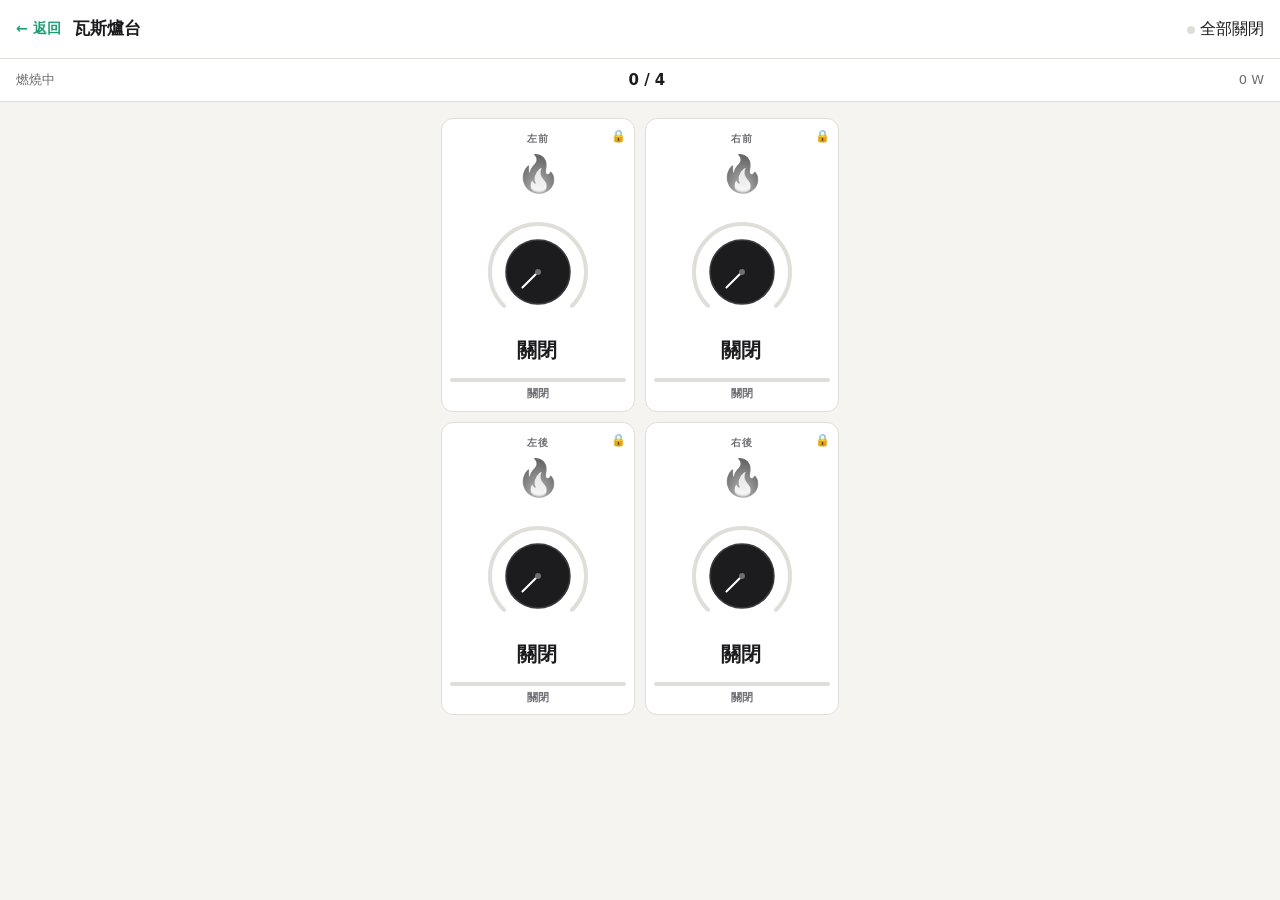
<file: scenes/stove.html>
<!DOCTYPE html>
<html lang="zh-TW">
<head>
  <meta charset="UTF-8">
  <meta name="viewport" content="width=device-width, initial-scale=1.0, maximum-scale=1.0, user-scalable=no">
  <title>瓦斯爐台 — TactKnob</title>
  <link rel="stylesheet" href="../css/style.css">
  <style>
    body { min-height: 100dvh; }

    /* ── Burner grid ── */
    .burner-grid {
      display: grid;
      grid-template-columns: 1fr 1fr;
      gap: 10px;
    }

    .burner-card {
      display: flex;
      flex-direction: column;
      align-items: center;
      gap: 0;
      padding: 12px 8px 8px;
      border: 1px solid var(--border);
      border-radius: var(--radius-card);
      background: var(--surface);
      transition: border-color 0.2s;
      position: relative;
    }
    .burner-card.on { border-color: #F5A623; }
    .burner-card.high { border-color: var(--danger); }

    /* ── Flame visual ── */
    .flame-display {
      width: 48px;
      height: 48px;
      display: flex;
      align-items: center;
      justify-content: center;
      font-size: 36px;
      line-height: 1;
      margin-bottom: 2px;
      filter: grayscale(1);
      transition: filter 0.3s, transform 0.2s;
    }
    .burner-card.on  .flame-display { filter: none; }
    .burner-card.on  .flame-display { transform: scale(1.05); }
    .burner-card.high .flame-display { transform: scale(1.15); }

    /* ── Burner position label ── */
    .burner-pos {
      font-size: 10px;
      font-weight: 700;
      letter-spacing: 0.08em;
      text-transform: uppercase;
      color: var(--text-2);
      margin-bottom: 4px;
    }

    /* ── Power level indicator ── */
    .power-bar {
      width: 100%;
      height: 4px;
      background: var(--border);
      border-radius: 2px;
      margin-top: 6px;
      overflow: hidden;
    }
    .power-fill {
      height: 100%;
      border-radius: 2px;
      background: #1D9E75;
      transition: width 0.15s, background 0.3s;
    }

    .power-label {
      font-size: 11px;
      font-weight: 600;
      color: var(--text-2);
      margin-top: 4px;
    }
    .burner-card.on .power-label { color: var(--text); }

    /* ── Lock badge ── */
    .lock-badge {
      position: absolute;
      top: 8px;
      right: 8px;
      font-size: 12px;
      opacity: 0;
      transition: opacity 0.2s;
    }
    .burner-card:not(.on) .lock-badge { opacity: 1; }

    /* ── Total wattage ── */
    .status-bar {
      display: flex;
      align-items: center;
      justify-content: space-between;
      padding: 10px 16px;
      background: var(--surface);
      border-bottom: 1px solid var(--border);
      font-size: 13px;
      color: var(--text-2);
    }
    .status-bar strong { color: var(--text); font-size: 15px; font-weight: 700; }

    /* ── Safety timer ── */
    .safety-note {
      font-size: 12px;
      color: var(--text-2);
      text-align: center;
      padding: 8px 0 0;
    }
  </style>
</head>
<body>
  <header class="page-header">
    <a href="../index.html">← 返回</a>
    <h1>瓦斯爐台</h1>
    <div class="ac-status">
      <span class="led" id="stoveLed"></span>
      <span id="stoveStatusText">全部關閉</span>
    </div>
  </header>

  <div class="status-bar">
    <span>燃燒中</span>
    <strong id="activeBurners">0 / 4</strong>
    <span id="totalPower">0 W</span>
  </div>

  <div class="scene-body">

    <div class="burner-grid" id="burnerGrid">
      <!-- Burners injected by JS -->
    </div>

    <div class="safety-note" id="safetyNote"></div>

  </div>

  <script src="../js/utils.js"></script>
  <script src="../js/knob.js"></script>
  <script>
    // ── Burner config ──────────────────────────────────────────────────────────
    const BURNERS = [
      { id: 'fl', label: '左前', maxW: 3500 },
      { id: 'fr', label: '右前', maxW: 4000 },
      { id: 'rl', label: '左後', maxW: 2500 },
      { id: 'rr', label: '右後', maxW: 2800 },
    ];

    const POWER_LABELS = ['關閉', '小火', '中小火', '中火', '中大火', '大火'];

    const knobs = {};
    const grid = document.getElementById('burnerGrid');

    // ── Build burner cards ─────────────────────────────────────────────────────
    BURNERS.forEach(b => {
      const card = document.createElement('div');
      card.className = 'burner-card';
      card.id = `card-${b.id}`;
      card.innerHTML = `
        <span class="lock-badge">🔒</span>
        <div class="burner-pos">${b.label}</div>
        <div class="flame-display" id="flame-${b.id}">🔥</div>
        <div id="knob-${b.id}"></div>
        <div class="power-bar"><div class="power-fill" id="fill-${b.id}" style="width:0%"></div></div>
        <div class="power-label" id="plabel-${b.id}">關閉</div>
      `;
      grid.appendChild(card);

      knobs[b.id] = new TactKnob(`#knob-${b.id}`, {
        min: 0, max: 5, value: 0, step: 1,
        label: '', unit: '',
        angleMin: -135, angleMax: 135,
        formatValue: v => POWER_LABELS[Math.round(v)],
        onChange: (val) => updateBurner(b.id, val, b.maxW)
      });
    });

    // ── Update single burner ───────────────────────────────────────────────────
    function updateBurner(id, val, maxW) {
      const step = Math.round(val);
      const card  = document.getElementById(`card-${id}`);
      const fill  = document.getElementById(`fill-${id}`);
      const plabel = document.getElementById(`plabel-${id}`);
      const flame  = document.getElementById(`flame-${id}`);

      const pct = (step / 5) * 100;
      fill.style.width = pct + '%';
      plabel.textContent = POWER_LABELS[step];

      // Flame color by intensity
      const colors = ['#ccc', '#2196F3', '#4CAF50', '#FF9800', '#FF5722', '#E53935'];
      fill.style.background = colors[step];

      // Card state
      card.classList.toggle('on',   step > 0);
      card.classList.toggle('high', step >= 5);

      // Flame emoji size by step
      flame.style.fontSize = step === 0 ? '32px'
                           : step <= 2  ? '34px'
                           : step <= 4  ? '38px' : '44px';

      updateTotals();
    }

    // ── Update totals ──────────────────────────────────────────────────────────
    function updateTotals() {
      let active = 0;
      let totalW = 0;

      BURNERS.forEach(b => {
        const step = Math.round(knobs[b.id].value);
        if (step > 0) {
          active++;
          totalW += Math.round((step / 5) * b.maxW);
        }
      });

      document.getElementById('activeBurners').textContent = `${active} / 4`;
      document.getElementById('totalPower').textContent =
        totalW > 0 ? `${totalW.toLocaleString()} W` : '0 W';

      const led  = document.getElementById('stoveLed');
      const text = document.getElementById('stoveStatusText');
      led.className  = active > 0 ? 'led warn' : 'led';
      text.textContent = active > 0 ? `${active} 爐點火中` : '全部關閉';

      // Safety timer message
      const note = document.getElementById('safetyNote');
      note.textContent = active > 0
        ? '⚠️ 請勿離開廚房，使用中請保持通風'
        : '';
    }
  </script>
</body>
</html>
</file>
<file: css/style.css>
/* ── Reset & Base ─────────────────────────────────────────────────────────── */
*, *::before, *::after { box-sizing: border-box; margin: 0; padding: 0; }

:root {
  --bg:        #F5F4F0;
  --surface:   #FFFFFF;
  --border:    #E0DED8;
  --text:      #1C1C1E;
  --text-2:    #6E6E73;
  --accent:    #1D9E75;
  --accent-2:  #15795B;
  --knob-body: #1C1C1E;
  --danger:    #E84040;
  --radius-card: 12px;
  --radius-btn:  8px;
}

html, body {
  height: 100%;
  background: var(--bg);
  color: var(--text);
  font-family: -apple-system, BlinkMacSystemFont, 'Segoe UI', system-ui, sans-serif;
  font-size: 16px;
  line-height: 1.5;
  -webkit-font-smoothing: antialiased;
}

/* ── Knob Component ───────────────────────────────────────────────────────── */
.knob-wrap {
  display: flex;
  flex-direction: column;
  align-items: center;
  gap: 4px;
  padding: 12px 8px;
  user-select: none;
  -webkit-user-select: none;
}

.knob-svg {
  touch-action: none;
  cursor: grab;
  overflow: visible;
}
.knob-svg:active { cursor: grabbing; }

.knob-label {
  font-size: 11px;
  font-weight: 600;
  letter-spacing: 0.06em;
  text-transform: uppercase;
  color: var(--text-2);
}

.knob-value-display {
  font-size: 20px;
  font-weight: 700;
  color: var(--text);
  letter-spacing: -0.02em;
  line-height: 1;
}

.knob-unit {
  font-size: 13px;
  font-weight: 500;
  color: var(--text-2);
  margin-left: 2px;
}

.knob-off .knob-value-num { color: var(--text-2); }
.knob-off .knob-body      { fill: #3A3A3C; }
.knob-off .knob-progress  { display: none; }

.knob-disabled {
  opacity: 0.35;
  pointer-events: none;
}

/* ── Slider Component ─────────────────────────────────────────────────────── */
.slider-wrap {
  display: flex;
  flex-direction: column;
  gap: 8px;
  user-select: none;
  -webkit-user-select: none;
}

.slider-label {
  font-size: 11px;
  font-weight: 600;
  letter-spacing: 0.06em;
  text-transform: uppercase;
  color: var(--text-2);
}

.slider-track-area {
  touch-action: none;
  padding: 10px 0;
  cursor: pointer;
}

.slider-track {
  position: relative;
  height: 6px;
  background: var(--border);
  border-radius: 3px;
}

.slider-fill {
  position: absolute;
  top: 0; left: 0; bottom: 0;
  background: var(--accent);
  border-radius: 3px;
  pointer-events: none;
}

.slider-thumb {
  position: absolute;
  top: 50%;
  width: 24px;
  height: 24px;
  background: #fff;
  border: 2px solid var(--border);
  border-radius: 50%;
  transform: translateY(-50%);
  box-shadow: 0 1px 4px rgba(0,0,0,.12);
  pointer-events: none;
  transition: border-color 0.15s;
}

.slider-track-area:active .slider-thumb {
  border-color: var(--accent);
}

.slider-steps {
  display: flex;
  justify-content: space-between;
  padding: 0 2px;
}

.slider-step-label {
  font-size: 11px;
  color: var(--text-2);
  font-weight: 500;
}

.slider-value-display {
  font-size: 18px;
  font-weight: 700;
  color: var(--text);
}

.slider-unit {
  font-size: 12px;
  font-weight: 500;
  color: var(--text-2);
  margin-left: 2px;
}

/* ── Card ─────────────────────────────────────────────────────────────────── */
.card {
  background: var(--surface);
  border: 1px solid var(--border);
  border-radius: var(--radius-card);
  padding: 16px;
}

/* ── Toggle Button ────────────────────────────────────────────────────────── */
.toggle-btn {
  display: flex;
  align-items: center;
  gap: 8px;
  background: none;
  border: 1px solid var(--border);
  border-radius: var(--radius-btn);
  padding: 8px 14px;
  font-size: 13px;
  font-weight: 600;
  color: var(--text-2);
  cursor: pointer;
  transition: all 0.15s;
  touch-action: manipulation;
  user-select: none;
}

.toggle-btn.active {
  background: var(--accent);
  border-color: var(--accent);
  color: #fff;
}

.toggle-btn-group {
  display: flex;
  gap: 8px;
  flex-wrap: wrap;
}

/* ── Status LED ───────────────────────────────────────────────────────────── */
.led {
  display: inline-block;
  width: 8px;
  height: 8px;
  border-radius: 50%;
  background: var(--border);
}
.led.on  { background: var(--accent); box-shadow: 0 0 6px var(--accent); }
.led.warn { background: #F5A623; box-shadow: 0 0 6px #F5A623; }

/* ── Page Header ──────────────────────────────────────────────────────────── */
.page-header {
  display: flex;
  align-items: center;
  gap: 12px;
  padding: 16px;
  background: var(--surface);
  border-bottom: 1px solid var(--border);
  position: sticky;
  top: 0;
  z-index: 10;
}

.page-header a {
  color: var(--accent);
  text-decoration: none;
  font-size: 14px;
  font-weight: 600;
}

.page-header h1 {
  font-size: 17px;
  font-weight: 700;
  flex: 1;
}

/* ── Scene Body ───────────────────────────────────────────────────────────── */
.scene-body {
  padding: 16px;
  display: flex;
  flex-direction: column;
  gap: 12px;
  max-width: 430px;
  margin: 0 auto;
}

/* ── Row Layout ───────────────────────────────────────────────────────────── */
.row {
  display: flex;
  gap: 8px;
  align-items: stretch;
}

.row > * { flex: 1; }

/* ── Section Label ────────────────────────────────────────────────────────── */
.section-label {
  font-size: 11px;
  font-weight: 700;
  letter-spacing: 0.08em;
  text-transform: uppercase;
  color: var(--text-2);
  margin-bottom: 4px;
}
</file>
